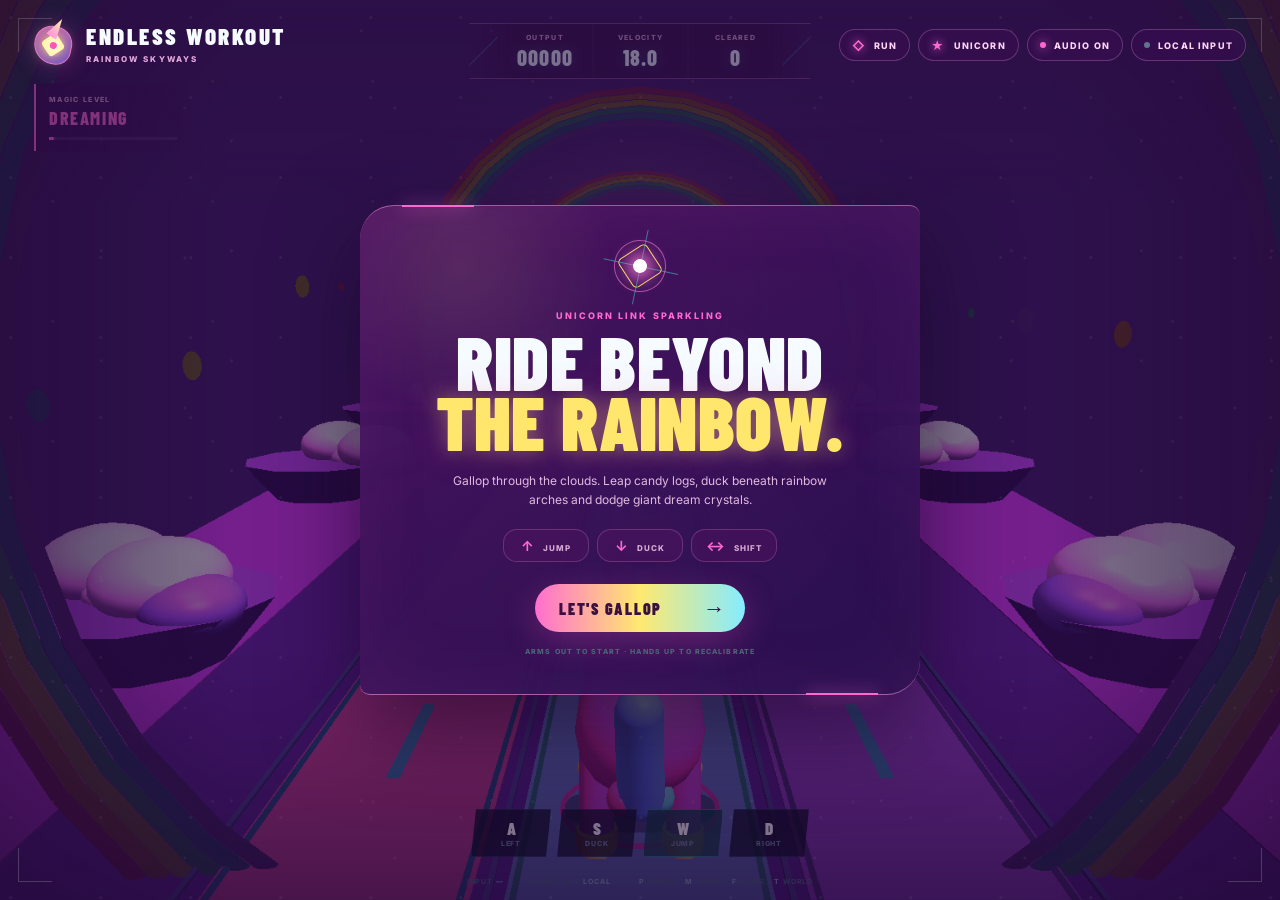
<file: index.html>
<!doctype html>
<html lang="en">
  <head>
    <meta charset="UTF-8" />
    <meta name="viewport" content="width=device-width, initial-scale=1.0" />
    <meta name="theme-color" content="#030712" />
    <meta
      name="description"
      content="Power the Kinetic Engine with your movement in Endless Workout."
    />
    <meta property="og:title" content="Endless Workout — The Kinetic Engine" />
    <meta
      property="og:description"
      content="Jump, duck and shift lanes to power an endless machine."
    />
    <meta
      property="og:image"
      content="https://willcalderwood.github.io/endless-workout-receiver/og.png"
    />
    <meta name="twitter:card" content="summary_large_image" />
    <meta name="twitter:title" content="Endless Workout — The Kinetic Engine" />
    <meta
      name="twitter:image"
      content="https://willcalderwood.github.io/endless-workout-receiver/og.png"
    />
    <title>Endless Workout — The Kinetic Engine</title>
    <script type="module" crossorigin src="./assets/halfFloat-CGyGt75T.js"></script>
    <script type="module" crossorigin src="./assets/math.scalar.functions-Bg-lysIT.js"></script>
    <script type="module" crossorigin src="./assets/math.color.pure-EvBOUi5c.js"></script>
    <script type="module" crossorigin src="./assets/logger-CuBYPcDK.js"></script>
    <script type="module" crossorigin src="./assets/guid-DigMbJ0H.js"></script>
    <script type="module" crossorigin src="./assets/baseTexture.pure-Crr2pyZe.js"></script>
    <script type="module" crossorigin src="./assets/typeStore-Cu_sj2zM.js"></script>
    <script type="module" crossorigin src="./assets/shaderStore-D-XQlhUT.js"></script>
    <script type="module" crossorigin src="./assets/internalTexture-DEEFsUfU.js"></script>
    <script type="module" crossorigin src="./assets/preload-helper-CkddClZO.js"></script>
    <script type="module" crossorigin src="./assets/postProcess.pure-CHfMHiqd.js"></script>
    <script type="module" crossorigin src="./assets/fileTools.pure-DlBdK7kQ.js"></script>
    <script type="module" crossorigin src="./assets/tools.pure-_d7qaL6T.js"></script>
    <script type="module" crossorigin src="./assets/texture.pure-Cvn_fG4A.js"></script>
    <script type="module" crossorigin src="./assets/sphericalPolynomial.pure-BtMr_ZXT.js"></script>
    <script type="module" crossorigin src="./assets/textureLoaderManager-B6XkDvTL.js"></script>
    <script type="module" crossorigin src="./assets/main-DDHvyf8i.js"></script>
    <link rel="stylesheet" crossorigin href="./assets/main-0HyZuzjo.css">
  </head>
  <body>
    <div id="app"></div>
  </body>
</html>
</file>
<file: assets/main-0HyZuzjo.css>
@import "https://fonts.googleapis.com/css2?family=Barlow+Condensed:wght@600;700;800;900&family=Inter:wght@500;600;700;800&display=swap";:root{color:#f5fbff;font-synthesis:none;text-rendering:optimizelegibility;--cyan:#42f5dc;--blue:#41a4ff;--lime:#b8ff4a;--amber:#ffc84b;--red:#ff4a5f;--panel:#050c1beb;--line:#6cc7ff33;background:#030712;font-family:Inter,system-ui,-apple-system,BlinkMacSystemFont,Segoe UI,Roboto,Noto Sans,Ubuntu,Cantarell,Helvetica Neue,sans-serif}*{box-sizing:border-box}html,body,#app,.shell{width:100%;height:100%;margin:0;overflow:hidden}button{font:inherit}.shell{isolation:isolate;background:#030712;position:relative}#game-canvas{image-rendering:auto;touch-action:none;outline:none;width:100%;height:100%;display:block}.screen-vignette,.screen-vignette:after{z-index:1;content:"";pointer-events:none;position:absolute;top:0;bottom:0;left:0;right:0}.screen-vignette{background:linear-gradient(90deg,#01030a75,#0000 18% 82%,#01030a75),linear-gradient(#01040d8f,#0000 23% 72%,#0103098f)}.screen-vignette:after{opacity:.16;background:repeating-linear-gradient(#0000 0 3px,#60dbff14 4px)}.corner{z-index:3;opacity:.45;border-color:var(--cyan);pointer-events:none;width:34px;height:34px;position:absolute}.corner-tl{border-top:1px solid;border-left:1px solid;top:18px;left:18px}.corner-tr{border-top:1px solid;border-right:1px solid;top:18px;right:18px}.corner-bl{border-bottom:1px solid;border-left:1px solid;bottom:18px;left:18px}.corner-br{border-bottom:1px solid;border-right:1px solid;bottom:18px;right:18px}.topbar{z-index:12;pointer-events:none;justify-content:space-between;align-items:center;padding:26px 34px;display:flex;position:absolute;top:0;bottom:auto;left:0;right:0}.brand,.system-controls,.connection,.mode-toggle,.world-toggle,.audio-toggle{align-items:center;display:flex}.brand{gap:14px}.brand-mark{background:#07232cc2;border:1px solid #42f5dc7a;place-items:center;width:38px;height:38px;display:grid;position:relative;transform:rotate(45deg);box-shadow:inset 0 0 16px #42f5dc1f,0 0 22px #42f5dc29}.brand-mark:before,.brand-mark:after,.brand-mark i{content:"";position:absolute}.brand-mark:before{border:2px solid var(--cyan);border-radius:50%;width:21px;height:21px}.brand-mark:after{width:7px;height:7px;box-shadow:0 0 12px 3px var(--cyan);background:#fff;border-radius:50%}.brand-mark i{background:var(--cyan);width:28px;height:1px}.brand strong,.brand small{display:block}.brand strong{letter-spacing:.11em;font-family:Barlow Condensed,sans-serif;font-size:23px;font-weight:900;line-height:.92}.brand small{color:#6c88a6;letter-spacing:.27em;margin-top:6px;font-size:8px;font-weight:800}.system-controls{pointer-events:auto;gap:8px}.connection,.mode-toggle,.world-toggle,.audio-toggle{color:#8fa6bd;letter-spacing:.13em;background:#040a18d1;border:1px solid #75a6ce29;border-radius:2px;gap:8px;height:32px;padding:0 12px;font-size:9px;font-weight:800}.connection span,.mode-toggle i,.world-toggle i,.audio-toggle i{background:#60758d;border-radius:50%;width:6px;height:6px}.world-toggle,.mode-toggle{cursor:pointer}.world-toggle i,.mode-toggle i{width:auto;height:auto;color:var(--cyan);text-shadow:0 0 10px var(--cyan);background:0 0;font-size:12px;font-style:normal}.connection.cast span,.audio-toggle i{background:var(--cyan);box-shadow:0 0 11px var(--cyan)}.audio-toggle{cursor:pointer}.audio-toggle.muted{color:#596779}.audio-toggle.muted i{box-shadow:none;background:#4d5867}.stats{z-index:4;pointer-events:none;background:linear-gradient(90deg,#0000,#040d1ded 12% 88%,#0000);border-top:1px solid #52daff4d;border-bottom:1px solid #52daff21;align-items:stretch;display:flex;position:absolute;top:23px;left:50%;transform:translate(-50%)}.stats:before,.stats:after{content:"";background:linear-gradient(135deg,#0000 48%,#52daff47 50%,#0000 52%);width:28px}.stats div{text-align:center;min-width:95px;padding:9px 17px 8px}.stats div+div{border-left:1px solid #59a6d321}.stats small,.stats strong,.phase-panel small,.phase-panel strong{display:block}.stats small,.phase-panel small{color:#5d7896;letter-spacing:.19em;font-size:7px;font-weight:800}.stats strong{color:#edfaff;letter-spacing:.06em;text-shadow:0 0 14px #66dbff38;margin-top:2px;font-family:Barlow Condensed,sans-serif;font-size:22px;font-weight:800}.phase-panel{z-index:4;border-left:2px solid var(--phase-color,var(--cyan));pointer-events:none;background:linear-gradient(90deg,#030b19e6,#030b1940);width:156px;padding:11px 13px;position:absolute;top:84px;left:34px}.phase-panel[data-accent=lime]{--phase-color:var(--lime)}.phase-panel[data-accent=amber]{--phase-color:var(--amber)}.phase-panel[data-accent=red]{--phase-color:var(--red)}.phase-panel strong{color:var(--phase-color,var(--cyan));letter-spacing:.09em;margin-top:3px;font-family:Barlow Condensed,sans-serif;font-size:18px;font-weight:800}.intensity-track{background:#ffffff17;height:3px;margin-top:8px;display:block;overflow:hidden}.intensity-track i{transform-origin:0;background:var(--phase-color,var(--cyan));width:100%;height:100%;box-shadow:0 0 12px var(--phase-color,var(--cyan));transition:transform .16s linear,background .3s;display:block;transform:scaleX(.035)}.action-flash{z-index:5;opacity:0;color:#bafff5;clip-path:polygon(8px 0,100% 0,calc(100% - 8px) 100%,0 100%);letter-spacing:.18em;text-align:center;pointer-events:none;background:#030e19e6;border:1px solid #42f5dc61;min-width:108px;padding:7px 18px 6px;font-family:Barlow Condensed,sans-serif;font-size:18px;font-weight:900;transition:all .11s ease-out;position:absolute;top:19%;left:50%;transform:translate(-50%,-10px)scale(.92)}.action-flash.visible{opacity:1;transform:translate(-50%)scale(1)}.countdown-overlay{z-index:20;opacity:0;visibility:hidden;color:#fff;pointer-events:none;background:radial-gradient(circle,#16808a6b,#020711eb 40%,#02050db8);place-content:center;justify-items:center;transition:opacity .1s linear;display:grid;position:absolute;top:0;bottom:0;left:0;right:0}.countdown-overlay.visible{opacity:1;visibility:visible}.countdown-core{border:1px solid #42f5dc2e;width:min(44vw,520px);height:min(44vw,520px);animation:5s linear infinite core-rotate;position:absolute;top:50%;left:50%;transform:translate(-50%,-50%)rotate(45deg)}.countdown-core:before,.countdown-core:after{content:"";border:1px solid #42f5dc40;position:absolute;top:12%;bottom:12%;left:12%;right:12%}.countdown-core:after{background:#42f5dc0d;top:28%;bottom:28%;left:28%;right:28%;box-shadow:inset 0 0 40px #42f5dc1f,0 0 50px #42f5dc14}.countdown-overlay small,.countdown-overlay span{z-index:1;letter-spacing:.25em;font-weight:800}.countdown-overlay small{color:var(--cyan);font-size:clamp(15px,1.7vw,27px)}.countdown-overlay strong{z-index:1;text-shadow:0 0 28px #42f5dca6,0 22px 80px #0000008c;margin-top:-.05em;font-family:Barlow Condensed,sans-serif;font-size:clamp(180px,28vw,360px);font-weight:900;line-height:.88}.countdown-overlay span{color:#7190a6;font-size:clamp(7px,.8vw,11px)}.countdown-overlay.pulse strong{animation:.36s ease-out countdown-pulse}@keyframes countdown-pulse{0%{opacity:.28;transform:scale(1.24)}to{opacity:1;transform:scale(1)}}@keyframes core-rotate{to{transform:translate(-50%,-50%)rotate(405deg)}}.overlay{z-index:10;opacity:0;visibility:hidden;background:radial-gradient(circle at 50% 54%,#0f5b622e,#0000 32%),#01040c9e;place-items:center;padding:24px;transition:opacity .18s;display:grid;position:absolute;top:0;bottom:0;left:0;right:0}.overlay.visible{opacity:1;visibility:visible}.overlay-card{text-align:center;background-color:#0000;background-image:linear-gradient(135deg,#0000 15px,#050f20f7 16px),linear-gradient(-45deg,#0000 15px,#050f20f7 16px);background-position:0 0,100% 100%;background-repeat:no-repeat;background-size:52% 52%;background-attachment:scroll,scroll;background-origin:padding-box,padding-box;background-clip:border-box,border-box;border-top:1px solid #54efe373;border-bottom:1px solid #54efe32e;width:min(560px,92vw);padding:34px 46px 38px;position:relative;box-shadow:0 30px 90px #0000008c,inset 0 0 80px #21a0a90f}.overlay-card:before,.overlay-card:after{content:"";background:var(--cyan);width:72px;height:2px;box-shadow:0 0 16px var(--cyan);position:absolute}.overlay-card:before{top:-1px;left:42px}.overlay-card:after{bottom:-1px;right:42px}.core-emblem{border:1px solid #42f5dc5c;width:52px;height:52px;margin:0 auto 18px;position:relative;transform:rotate(45deg)}.core-emblem:before,.core-emblem:after,.core-emblem i,.core-emblem b{content:"";position:absolute}.core-emblem:before{border:1px solid var(--cyan);top:8px;bottom:8px;left:8px;right:8px}.core-emblem:after{box-shadow:0 0 17px 5px var(--cyan);background:#fff;border-radius:50%;top:18px;bottom:18px;left:18px;right:18px}.core-emblem i{background:#42f5dc73;width:76px;height:1px;top:50%;left:-12px}.core-emblem b{background:#42f5dc73;width:1px;height:76px;top:-12px;left:50%}.eyebrow{color:var(--cyan);letter-spacing:.23em;margin:0 0 10px;font-size:9px;font-weight:800}.overlay h1{letter-spacing:-.02em;text-transform:uppercase;margin:0;font-family:Barlow Condensed,sans-serif;font-size:clamp(50px,7vw,76px);font-weight:900;line-height:.79}.overlay h1 em{color:var(--cyan);text-shadow:0 0 24px #42f5dc59;font-style:normal}.overlay[data-mode=game-over] h1 em{color:var(--red);text-shadow:0 0 24px #ff4a5f59}.overlay-card>p:not(.eyebrow){color:#91a8bd;max-width:410px;margin:20px auto;font-size:12px;line-height:1.62}.movement-key{justify-content:center;gap:8px;margin-bottom:22px;display:flex}.movement-key span{color:#6f8399;letter-spacing:.12em;background:#0209158f;border:1px solid #71b0d621;min-width:86px;padding:7px 10px;font-size:8px;font-weight:800}.movement-key b{color:var(--cyan);margin-right:5px;font-size:14px}.overlay button{color:#01131a;background:linear-gradient(90deg, var(--cyan), #80d8ff);clip-path:polygon(8px 0,100% 0,calc(100% - 8px) 100%,0 100%);cursor:pointer;letter-spacing:.11em;border:0;justify-content:space-between;align-items:center;gap:20px;min-width:210px;height:48px;padding:0 18px 0 24px;font-family:Barlow Condensed,sans-serif;font-size:16px;font-weight:900;transition:transform .12s;display:inline-flex;box-shadow:0 10px 34px #42f5dc33}.overlay button:hover,.overlay button:active{transform:scale(1.025)}.overlay button i{font-size:22px;font-style:normal}.pose-hint{color:#4e6379;letter-spacing:.16em;margin-top:15px;font-size:7px;font-weight:800;display:block}.phase-announcement{z-index:6;opacity:0;pointer-events:none;--phase-announcement:var(--cyan);justify-items:center;transition:all .24s ease-out;display:grid;position:absolute;top:27%;left:50%;transform:translate(-50%,18px)scale(.94)}.phase-announcement[data-accent=lime]{--phase-announcement:var(--lime)}.phase-announcement[data-accent=amber]{--phase-announcement:var(--amber)}.phase-announcement[data-accent=red]{--phase-announcement:var(--red)}.phase-announcement.visible{opacity:1;transform:translate(-50%)scale(1)}.phase-announcement small{color:#7590a4;letter-spacing:.28em;font-size:8px;font-weight:800}.phase-announcement strong{color:var(--phase-announcement);letter-spacing:.08em;text-shadow:0 0 28px color-mix(in srgb, var(--phase-announcement) 40%, transparent);margin-top:1px;font-family:Barlow Condensed,sans-serif;font-size:clamp(38px,5.5vw,66px);font-weight:900;line-height:1}.controls{z-index:4;gap:6px;display:flex;position:absolute;bottom:43px;left:50%;transform:translate(-50%)}.controls button{color:#d7e9f5;clip-path:polygon(5px 0,100% 0,calc(100% - 5px) 100%,0 100%);cursor:pointer;background:#030a18c7;border:1px solid #68a8cf29;border-radius:0;min-width:80px;padding:8px 12px}.controls button:hover,.controls button:active{background:#092b35d9;border-color:#42f5dca6}.controls button.primary{background:#0a363ed1;border-color:#42f5dc52}.controls kbd,.controls span{display:block}.controls kbd{color:#fff;font-family:Barlow Condensed,sans-serif;font-size:17px;font-weight:900}.controls span{color:#617b93;letter-spacing:.14em;margin-top:1px;font-size:7px;font-weight:800}.cast-mode .controls{display:none}footer{z-index:4;color:#425a73;letter-spacing:.14em;pointer-events:none;justify-content:center;gap:28px;font-size:7px;font-weight:700;display:flex;position:absolute;top:auto;bottom:14px;left:24px;right:24px}footer strong{color:#7898b2}.cast-mode footer{bottom:22px}.shell[data-state=game-over] .screen-vignette{background:radial-gradient(circle,#0000 30%,#5204125c),linear-gradient(#01040d80,#0000 30%,#01030999)}.shell[data-world=rainbow]{--cyan:#ff68cf;--blue:#79dfff;--lime:#9dff85;--amber:#ffe45e;--red:#ff6d9f;--panel:#2d0c43eb;--line:#ff91e04d;background:#2b123f}.shell[data-world=rainbow] .screen-vignette{background:radial-gradient(circle at 50% 36%,#ffc2f712,#0000 34%),linear-gradient(90deg,#29093e75,#0000 18% 82%,#29093e75),linear-gradient(#35104a57,#0000 23% 72%,#1e093794)}.shell[data-world=rainbow] .screen-vignette:after{opacity:.12;background:radial-gradient(circle at 12% 22%,#fff 0 1px,#0000 2px) 0 0/90px 80px,radial-gradient(circle at 78% 28%,#fff 0 1px,#0000 2px) 0 0/130px 110px,radial-gradient(circle at 33% 68%,#ffe668 0 1px,#0000 2px) 0 0/160px 120px,radial-gradient(circle at 88% 72%,#fff 0 1px,#0000 2px) 0 0/210px 150px}.shell[data-world=rainbow] .brand-mark{background:linear-gradient(145deg,#ff69cdb8,#6f4be2c7);border-color:#ff82dbb8;border-radius:50% 50% 42% 58%;transform:rotate(12deg);box-shadow:inset 0 0 18px #fff3,0 0 24px #ff55cc4d}.shell[data-world=rainbow] .brand-mark:before{background:#fff4a4;border:0;border-radius:4px;width:18px;height:18px;transform:rotate(45deg);box-shadow:0 0 14px #ffe45e}.shell[data-world=rainbow] .brand-mark:after{background:#ff55b9;width:7px;height:7px;box-shadow:0 0 9px 2px #fff}.shell[data-world=rainbow] .brand-mark i{clip-path:polygon(50% 0,100% 100%,0 100%);background:linear-gradient(#fff6a8,#ff8ed9);width:12px;height:21px;top:-10px;transform:rotate(20deg)}.shell[data-world=rainbow] .brand small{color:#e5a9df}.shell[data-world=rainbow] .connection,.shell[data-world=rainbow] .mode-toggle,.shell[data-world=rainbow] .world-toggle,.shell[data-world=rainbow] .audio-toggle{color:#ffd4f2;background:#370e4fc7;border-color:#ffa7e540;border-radius:16px}.shell[data-world=rainbow] .stats{background:linear-gradient(90deg,#0000,#3b1351e6 12% 88%,#0000);border-color:#ff97df59}.shell[data-world=rainbow] .stats small,.shell[data-world=rainbow] .phase-panel small{color:#d6a2d6}.shell[data-world=rainbow] .phase-panel{background:linear-gradient(90deg,#3d0f56eb,#48155e33);border-radius:0 18px 18px 0}.shell[data-world=rainbow] .overlay{background:radial-gradient(circle at 50% 48%,#ff68cf33,#0000 38%),#1f08348f}.shell[data-world=rainbow] .overlay-card{background:radial-gradient(circle at 18% 12%,#ffeb801a,#0000 24%),linear-gradient(145deg,#4a1461f7,#260f4cf7);border-color:#ff9ae08a;border-radius:34px 10px;box-shadow:0 30px 90px #160426a3,inset 0 0 80px #ff57c814}.shell[data-world=rainbow] .core-emblem{border-color:#ff79d394;border-radius:50%;transform:rotate(12deg)}.shell[data-world=rainbow] .core-emblem:before{border-color:#ffe55f;border-radius:5px;transform:rotate(45deg)}.shell[data-world=rainbow] .core-emblem:after{background:#fff;box-shadow:0 0 17px 5px #ff79d3}.shell[data-world=rainbow] .overlay h1{letter-spacing:.005em}.shell[data-world=rainbow] .overlay h1 em,.shell[data-world=rainbow] .overlay[data-mode=game-over] h1 em{color:#ffe66c;text-shadow:0 0 20px #ffe66c59,0 0 42px #ff5acb3d}.shell[data-world=rainbow] .overlay-card>p:not(.eyebrow){color:#e1badf}.shell[data-world=rainbow] .movement-key span{color:#d7aad4;background:#4a135e94;border-color:#ff9bdf38;border-radius:14px}.shell[data-world=rainbow] .overlay button{color:#391040;clip-path:none;background:linear-gradient(90deg,#ff6ecf,#ffe970,#85ecff);border-radius:24px;box-shadow:0 10px 34px #ff53c642}.shell[data-world=rainbow][data-state=game-over] .screen-vignette{background:radial-gradient(circle,#0000 30%,#5a1b7e4d),linear-gradient(#290b424d,#0000 30%,#20093a80)}.shell[data-mode=flight] .screen-vignette:after{opacity:.1;background:linear-gradient(90deg,#0000 49.8%,#6fefff1f 50%,#0000 50.2%),linear-gradient(#0000 49.8%,#ff69d51a 50%,#0000 50.2%)}.shell[data-mode=flight] .brand-mark{border-radius:50% 8%;transform:rotate(45deg)scale(1.06)}.shell[data-mode=flight] .mode-toggle{color:#fff;border-color:#ff67d085;box-shadow:inset 0 0 18px #ff67d024}.shell[data-mode=flight] .mode-toggle i{color:#ff75d5;text-shadow:0 0 12px #ff4ec8}.shell[data-mode=flight] .overlay-card{border-color:#ff65d06b;box-shadow:0 0 70px #5c3eff2e,inset 0 0 55px #ff48c412}.shell[data-mode=flight] .movement-key span{background:#3416698c;border-color:#6ae9ff57}@media (max-width:820px){.topbar{padding:17px}.brand strong{font-size:18px}.brand-mark{width:31px;height:31px}.audio-toggle,.mode-toggle,.world-toggle,.connection{padding:0 8px}.audio-toggle span,.mode-toggle span,.world-toggle span,.connection{font-size:7px}.stats{top:68px}.stats div{min-width:72px;padding:7px 9px}.stats strong{font-size:18px}.phase-panel{top:118px;left:18px}.overlay-card{padding:28px 24px 30px}.movement-key span{min-width:70px;padding-inline-start:7px;padding-inline-end:7px}.controls{width:calc(100% - 24px);bottom:34px}.controls button{flex:1;min-width:0}footer{display:none}}
</file>
